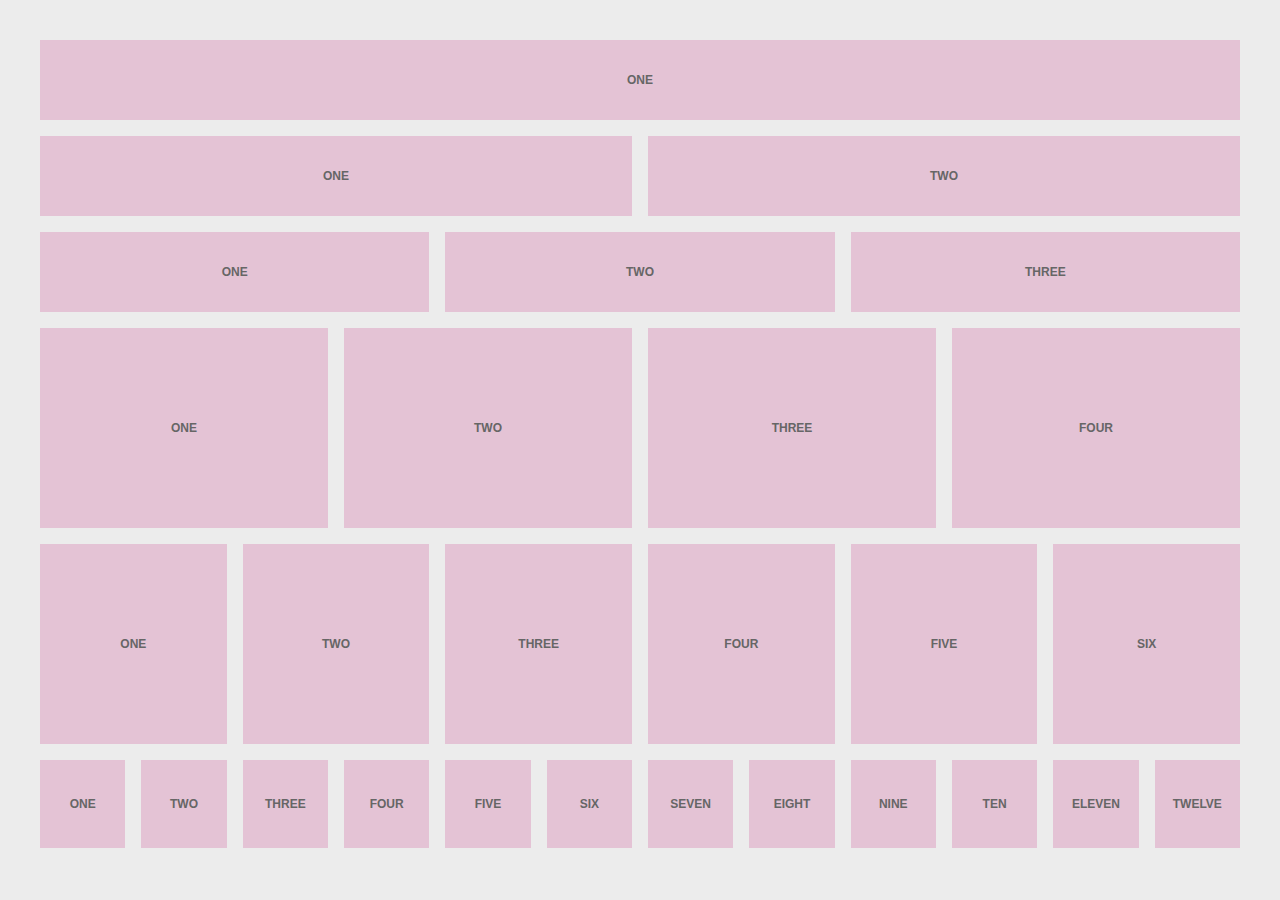
<file: 8pt-grid/index.html>
<!DOCTYPE html>
<html lang="en">
<head>
	<title>Engine - 8pt Grid Test</title>
	<meta name="viewport" content="width=device-width, initial-scale=1">
	<link rel="stylesheet" href="css/engine-proto.css">
</head>
<body>

	<div class="wrapper">

		<section class="container cols-1">
			<div><p>one</p></div>
		</section>	

		<section class="container cols-2">
			<div><p>one</p></div>
			<div><p>two</p></div>
		</section>	

		<section class="container cols-3">
			<div><p>one</p></div>
			<div><p>two</p></div>
			<div><p>three</p></div>
		</section>	

		<section class="container cols-4">
			<div><p>one</p></div>
			<div><p>two</p></div>
			<div><p>three</p></div>
			<div><p>four</p></div>
		</section>	

		<section class="container cols-6">
			<div><p>one</p></div>
			<div><p>two</p></div>
			<div><p>three</p></div>
			<div><p>four</p></div>
			<div><p>five</p></div>
			<div><p>six</p></div>
		</section>	

		<section class="container cols-12">
			<div><p>one</p></div>
			<div><p>two</p></div>
			<div><p>three</p></div>
			<div><p>four</p></div>
			<div><p>five</p></div>
			<div><p>six</p></div>
			<div><p>seven</p></div>
			<div><p>eight</p></div>
			<div><p>nine</p></div>
			<div><p>ten</p></div>
			<div><p>eleven</p></div>
			<div><p>twelve</p></div>
		</section>	

	</div>

</body>
</html>
</file>
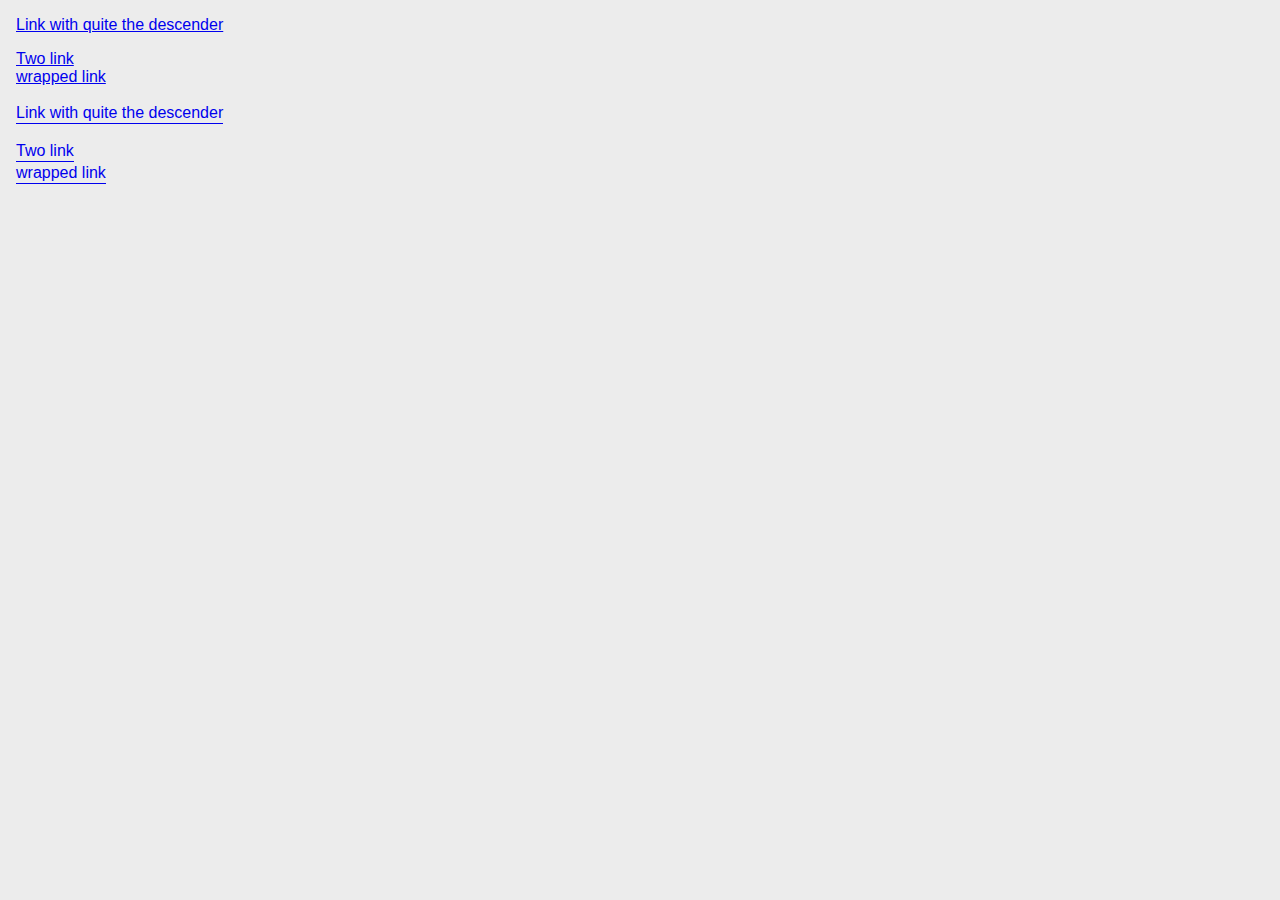
<file: dashed-underlines/index.html>
<!DOCTYPE html>
<html lang="en">
<head>
	<title>Dashed Underlines</title>
	<meta name="viewport" content="width=device-width, initial-scale=1">
	<link rel="stylesheet" href="css/base.css">
</head>
<body>

	<p><a href="#">Link with quite the descender</a></p>
	
	<p><a href="#">Two link <br>wrapped link</a></p>

	<p class="borderlink"><a href="#">Link with quite the descender</a></p>
	
	<p class="borderlink"><a href="#">Two link <br>wrapped link</a></p>

</body>
</html>
</file>
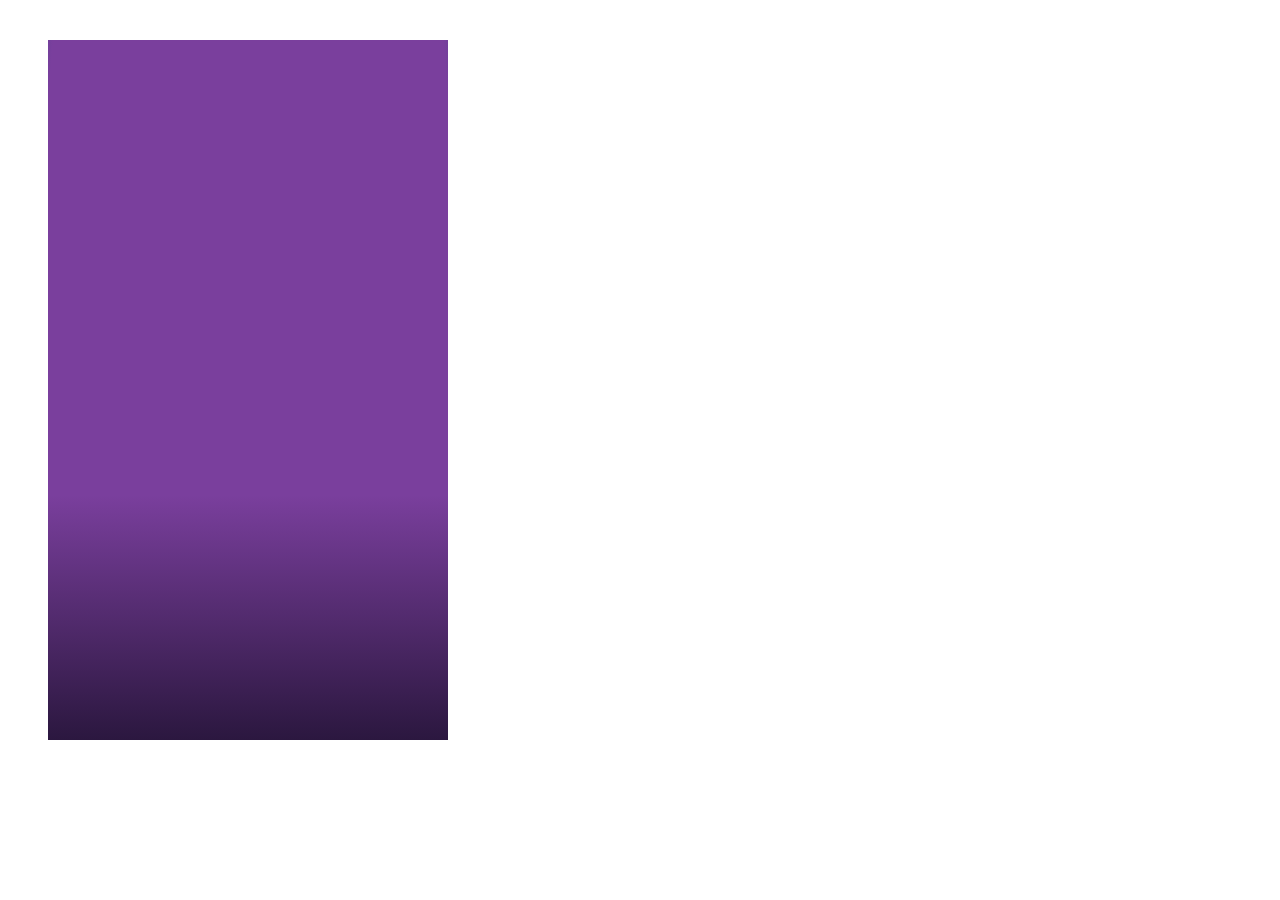
<file: ms7-gradient/index.html>
<!DOCTYPE html>
<html lang="en">
<head>
	<title>Gradient Test</title>
	<meta name="viewport" content="width=device-width, initial-scale=1">
	<style>
		div {
			width: 400px;
			height: 700px;
			margin: 40px;
			background-image: 	 
								linear-gradient(180deg, rgba(43,23,63,0.00) 65%, #2B173F 100%),			
								radial-gradient(65% 180%, #7A3F9D 70%, #7A3F9D 80%, #2A4787 100%);
		}
								
	</style>
</head>
<body>

	<div></div>
	
</body>
</html>
</file>
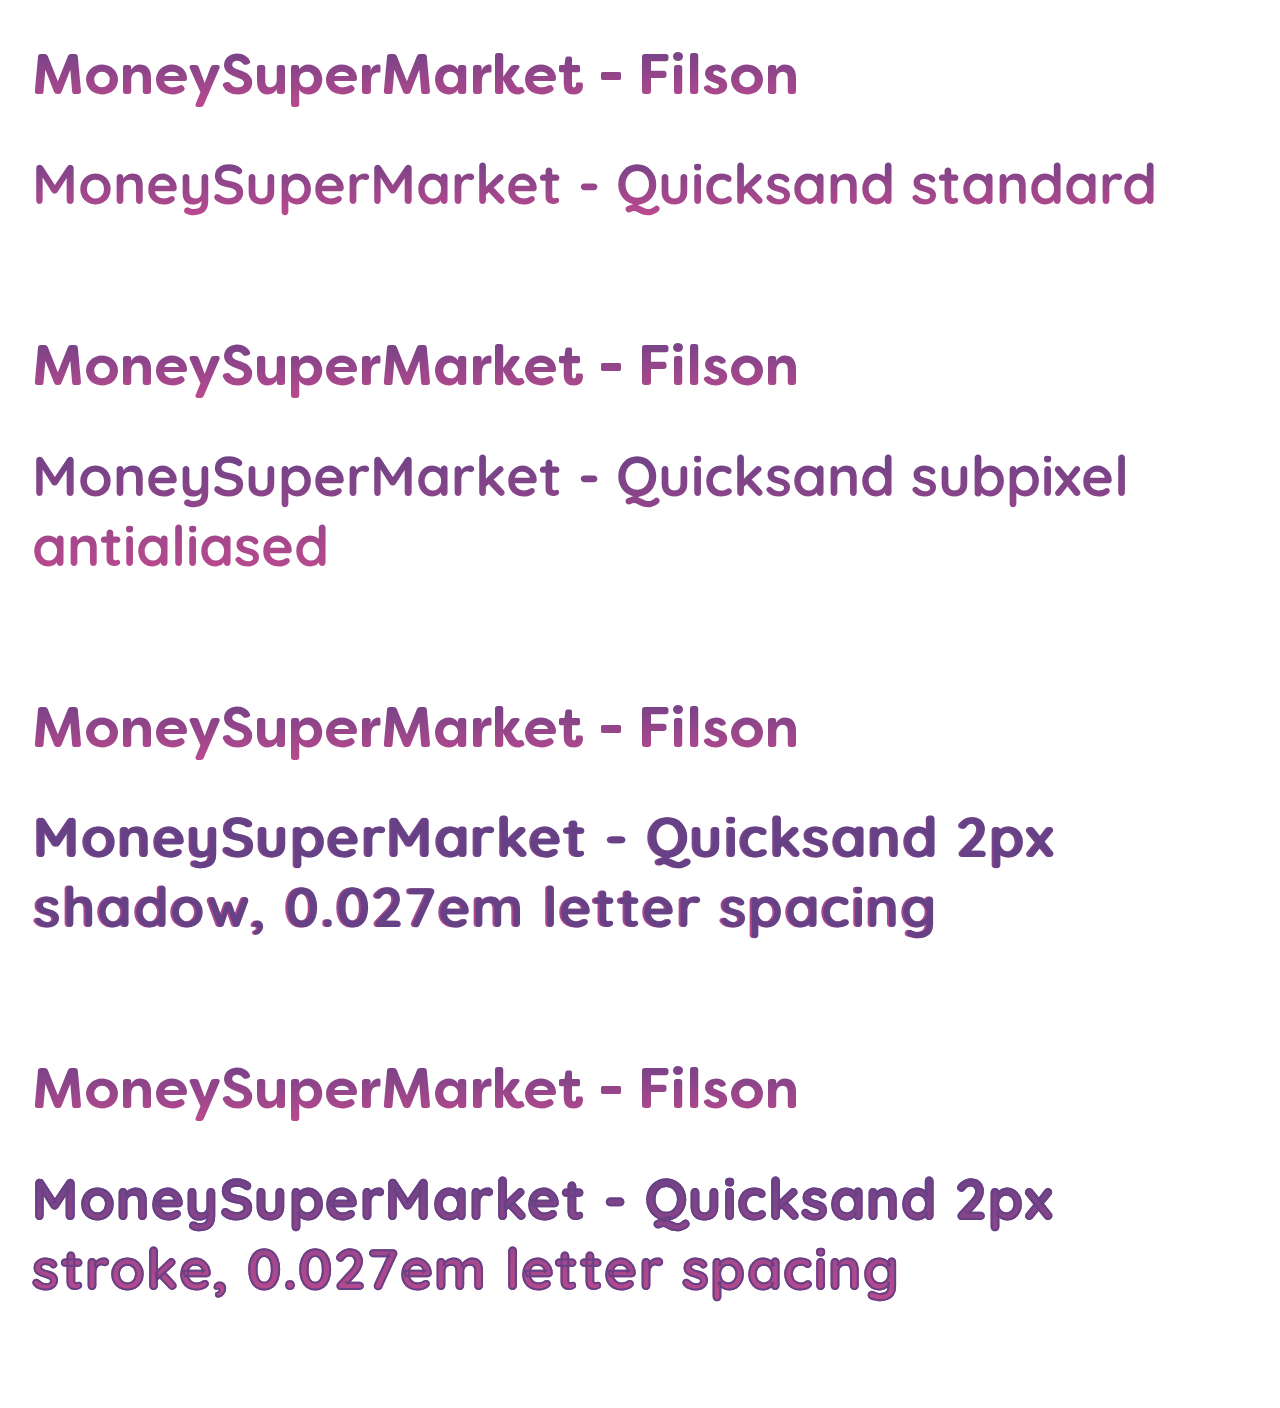
<file: quicksand-test/index.html>
<!DOCTYPE html>
<html lang="en">
<head>
	<title>Quicksand Test</title>
	<meta name="viewport" content="width=device-width, initial-scale=1">
	<link rel="preconnect" href="https://fonts.gstatic.com"> 
	<link href="https://fonts.googleapis.com/css2?family=Quicksand:wght@700&display=swap" rel="stylesheet">
	<link rel="stylesheet" href="css/quicksand-test.css">
</head>
<body>
	
<h1 class="prim">MoneySuperMarket - Filson</h1>
<h1 class="quick">MoneySuperMarket - Quicksand standard</h1>
<br><br>

<h1 class="prim">MoneySuperMarket - Filson</h1>
<h1 class="quick aa">MoneySuperMarket - Quicksand subpixel antialiased</h1>
<br><br>

<h1 class="prim">MoneySuperMarket - Filson</h1>
<h1 class="quick shadow">MoneySuperMarket - Quicksand 2px shadow, 0.027em letter spacing</h1>
<br><br>

<h1 class="prim">MoneySuperMarket - Filson</h1>
<h1 class="quick stroke">MoneySuperMarket - Quicksand 2px stroke, 0.027em letter spacing</h1>
<br><br>

</body>
</html>
</file>
<file: 8pt-grid/css/engine-proto.css>
body {
    font-family: "Arial";
    background: #ececec;
    margin: 16px;
}

section {
    display: flex;
}

section div {
    background: #e4c3d5;
    margin: 8px;
    flex: 1;
    display: flex;
    justify-content: center;
    align-items: center;
    height: 120px;
    text-align: center;
    font-size: 12px;
    text-transform: uppercase;
    font-weight: bold;
    color: #666;
    transition: all 0.5s;
}

.cols-4 div {
    height: 168px;
}

.cols-6,
.cols-3,
.cols-12 {
    display: none;
}

.wrapper {
    max-width: 1440px;
    margin: auto;
}

@media screen and (min-width: 768px) {

    body {
        margin: 32px;
    }

    .cols-1 div {
        height: 80px;
    }

    .cols-2 div,
    .cols-3 div,
    .cols-4 div {
        height: 176px;
    }


    .cols-3,
    .cols-6 {
        display: flex;
    }

}

@media screen and (min-width: 1000px) {
    .cols-2 div,
    .cols-3 div {
        height: 80px;
    }

    .cols-4 div,
    .cols-6 div {
            height: 200px;
    }

    .cols-12 {
        display: flex;
    }

    .cols-12 div {
        height: 88px;
    }
}
</file>
<file: dashed-underlines/css/base.css>
body {
    font-family: "Arial";
    background: #ececec;
    margin: 16px;
}

a:hover {
    text-decoration-style: dashed;
}

.borderlink a {
    text-decoration: none;
    padding-bottom: 2px;
    border-bottom: 1px solid;
    line-height: 22px;
}

.borderlink a:hover {
    border-bottom: 1px dashed;
}
</file>
<file: quicksand-test/css/quicksand-test.css>
@font-face {
	font-family: MSM Primary;
	src: local("MSMPrimary-Bold"), local("MSM Primary Bold"), url("../fonts/MSMPrimary-Bold.woff2") format("woff2");
	font-weight: 700;
	font-style: normal;
	font-display: swap
}

body {margin: 2em;}

h1 {
    font-size: 56px;
}

h1:not(.nograd) {
    background-color: #674186;
    background: -webkit-linear-gradient(#674186 0%, #bf4a8e);
    background-clip: text;
    -webkit-background-clip: text;
    -moz-background-clip: text;
      -webkit-text-fill-color: transparent;
      -moz-text-fill-color: transparent;  
}

.prim {
    font-family: "MSM Primary", "Arial Black", sans-serif;
    font-weight: 700;
    -webkit-font-smoothing: antialiased;  
}

.quick {
    font-family: 'Quicksand';
    -webkit-font-smoothing: antialiased;
}

.aa {
    -webkit-font-smoothing: subpixel-antialiased;
}

.shadow {
    text-shadow: 2px 0 #674186;
    color: #674186;
    letter-spacing: 0.027em;
}

.stroke {
    -webkit-text-stroke: 2px #674186;
    color: #674186;
    letter-spacing: 0.027em;
}
</file>
